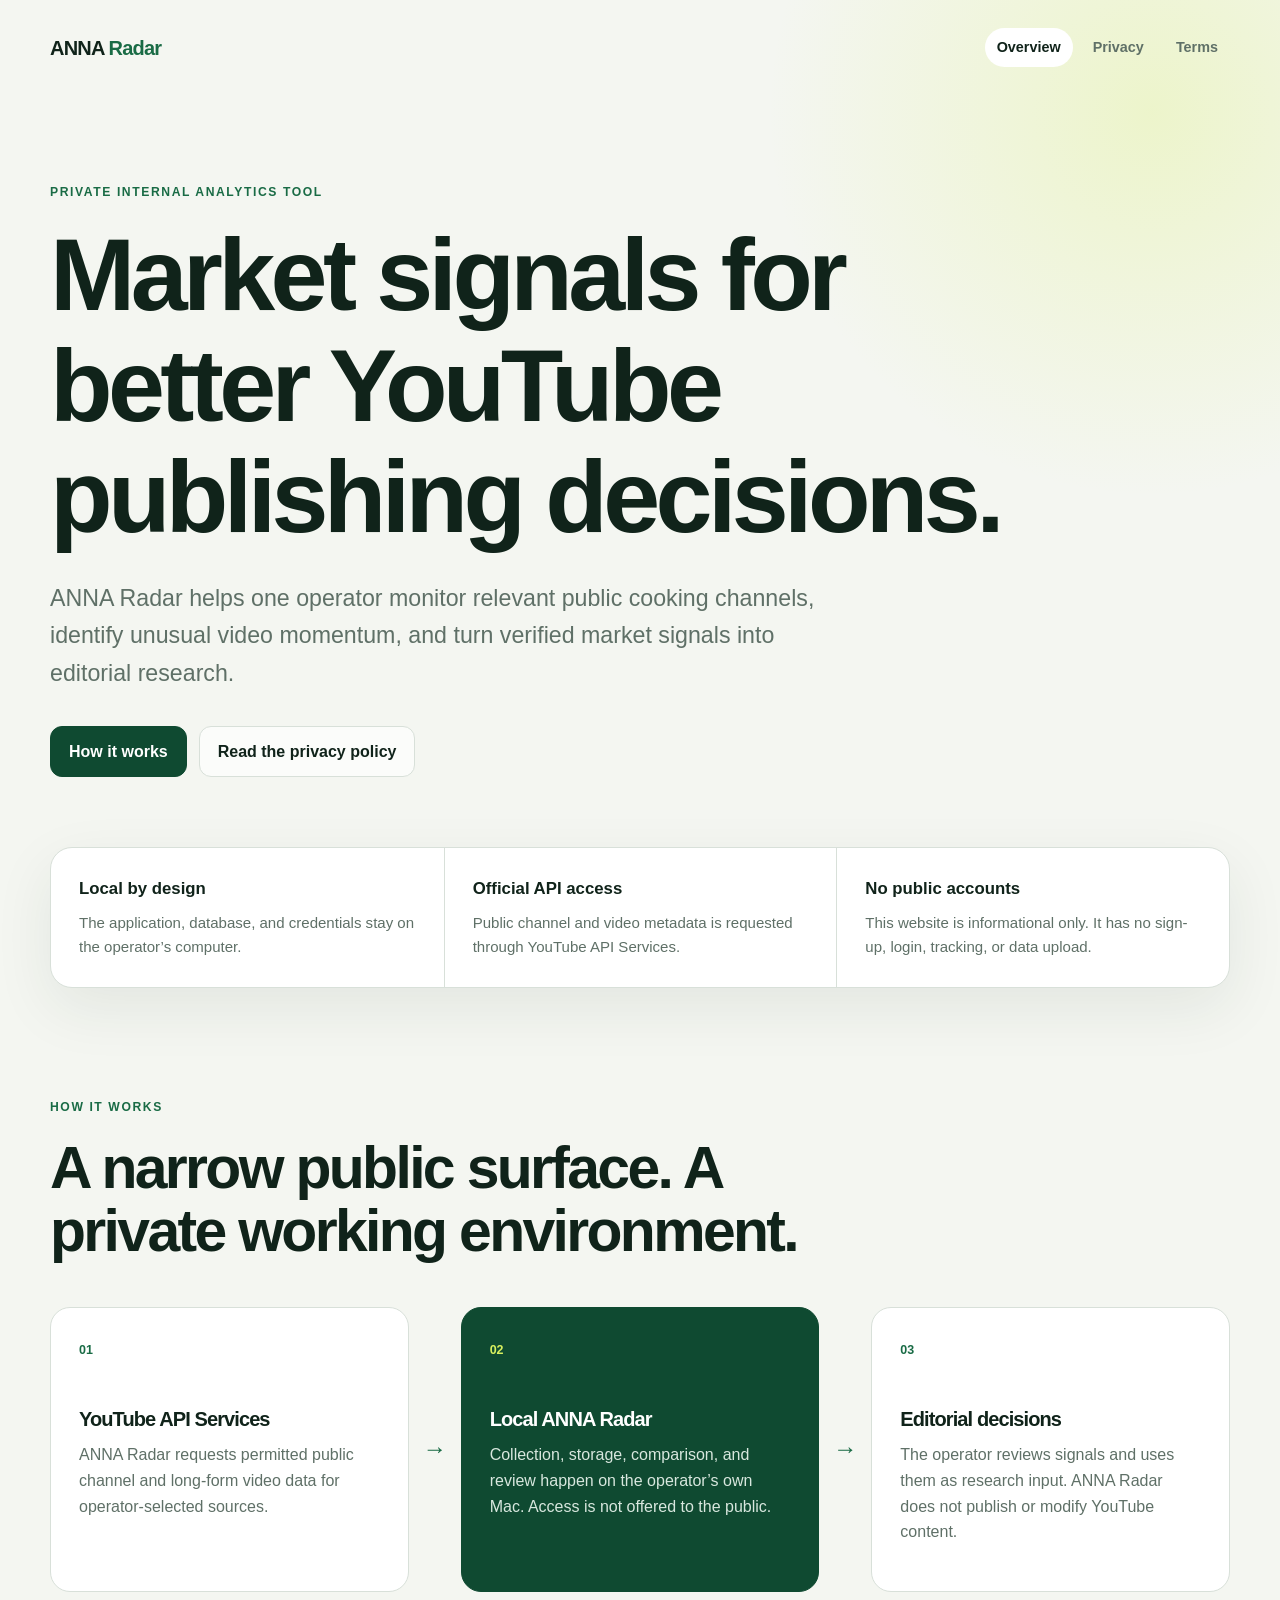
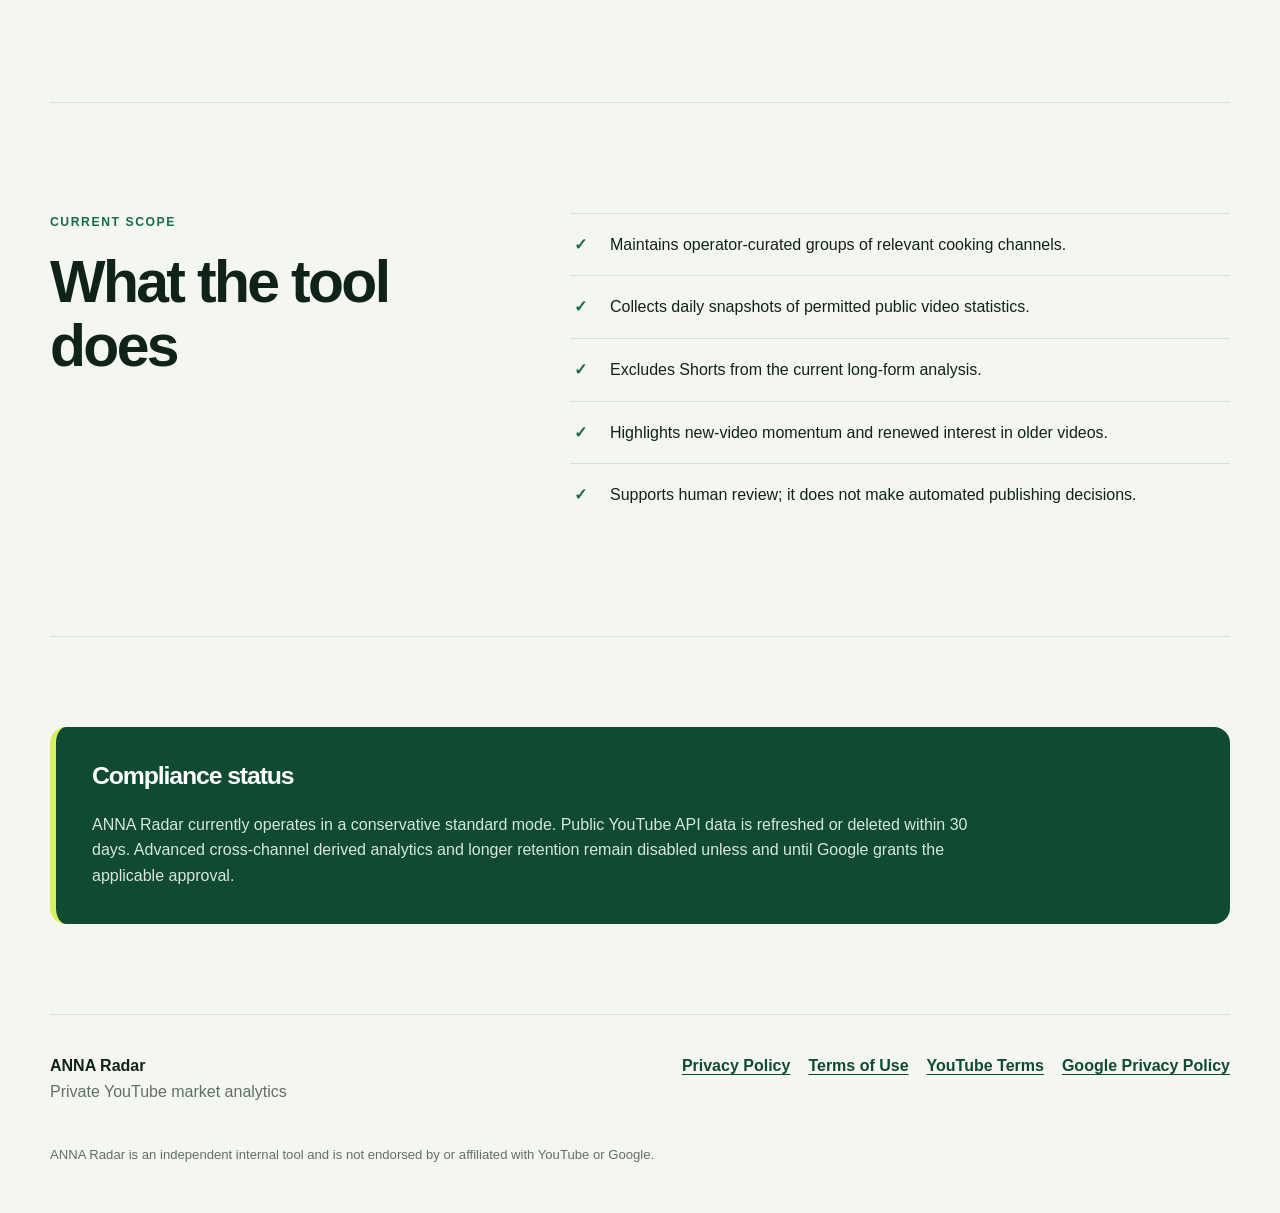
<file: index.html>
<!doctype html>
<html lang="en">
<head>
  <meta charset="utf-8">
  <meta name="viewport" content="width=device-width, initial-scale=1">
  <meta name="description" content="ANNA Radar is a private, locally operated YouTube market analytics and decision-support tool.">
  <title>ANNA Radar — YouTube Market Analytics</title>
  <link rel="stylesheet" href="styles.css">
</head>
<body>
  <header class="site-header">
    <a class="brand" href="index.html" aria-label="ANNA Radar home">ANNA <span>Radar</span></a>
    <nav aria-label="Main navigation">
      <a aria-current="page" href="index.html">Overview</a>
      <a href="privacy.html">Privacy</a>
      <a href="terms.html">Terms</a>
    </nav>
  </header>

  <main>
    <section class="hero">
      <div class="eyebrow">Private internal analytics tool</div>
      <h1>Market signals for better YouTube publishing decisions.</h1>
      <p class="lede">ANNA Radar helps one operator monitor relevant public cooking channels, identify unusual video momentum, and turn verified market signals into editorial research.</p>
      <div class="hero-actions">
        <a class="button primary" href="#how-it-works">How it works</a>
        <a class="button secondary" href="privacy.html">Read the privacy policy</a>
      </div>
    </section>

    <section class="facts" aria-label="Key facts">
      <article><strong>Local by design</strong><span>The application, database, and credentials stay on the operator’s computer.</span></article>
      <article><strong>Official API access</strong><span>Public channel and video metadata is requested through YouTube API Services.</span></article>
      <article><strong>No public accounts</strong><span>This website is informational only. It has no sign-up, login, tracking, or data upload.</span></article>
    </section>

    <section class="section" id="how-it-works">
      <div class="section-heading">
        <div class="eyebrow">How it works</div>
        <h2>A narrow public surface. A private working environment.</h2>
      </div>
      <div class="flow" aria-label="Data flow">
        <article class="flow-card">
          <span class="step">01</span>
          <h3>YouTube API Services</h3>
          <p>ANNA Radar requests permitted public channel and long-form video data for operator-selected sources.</p>
        </article>
        <div class="flow-arrow" aria-hidden="true">→</div>
        <article class="flow-card accent">
          <span class="step">02</span>
          <h3>Local ANNA Radar</h3>
          <p>Collection, storage, comparison, and review happen on the operator’s own Mac. Access is not offered to the public.</p>
        </article>
        <div class="flow-arrow" aria-hidden="true">→</div>
        <article class="flow-card">
          <span class="step">03</span>
          <h3>Editorial decisions</h3>
          <p>The operator reviews signals and uses them as research input. ANNA Radar does not publish or modify YouTube content.</p>
        </article>
      </div>
    </section>

    <section class="section split">
      <div>
        <div class="eyebrow">Current scope</div>
        <h2>What the tool does</h2>
      </div>
      <ul class="check-list">
        <li>Maintains operator-curated groups of relevant cooking channels.</li>
        <li>Collects daily snapshots of permitted public video statistics.</li>
        <li>Excludes Shorts from the current long-form analysis.</li>
        <li>Highlights new-video momentum and renewed interest in older videos.</li>
        <li>Supports human review; it does not make automated publishing decisions.</li>
      </ul>
    </section>

    <section class="notice">
      <h2>Compliance status</h2>
      <p>ANNA Radar currently operates in a conservative standard mode. Public YouTube API data is refreshed or deleted within 30 days. Advanced cross-channel derived analytics and longer retention remain disabled unless and until Google grants the applicable approval.</p>
    </section>
  </main>

  <footer>
    <div><strong>ANNA Radar</strong><br><span>Private YouTube market analytics</span></div>
    <div class="footer-links">
      <a href="privacy.html">Privacy Policy</a>
      <a href="terms.html">Terms of Use</a>
      <a href="https://www.youtube.com/t/terms" rel="noopener noreferrer">YouTube Terms</a>
      <a href="https://policies.google.com/privacy" rel="noopener noreferrer">Google Privacy Policy</a>
    </div>
    <p class="fine-print">ANNA Radar is an independent internal tool and is not endorsed by or affiliated with YouTube or Google.</p>
  </footer>
</body>
</html>
</file>
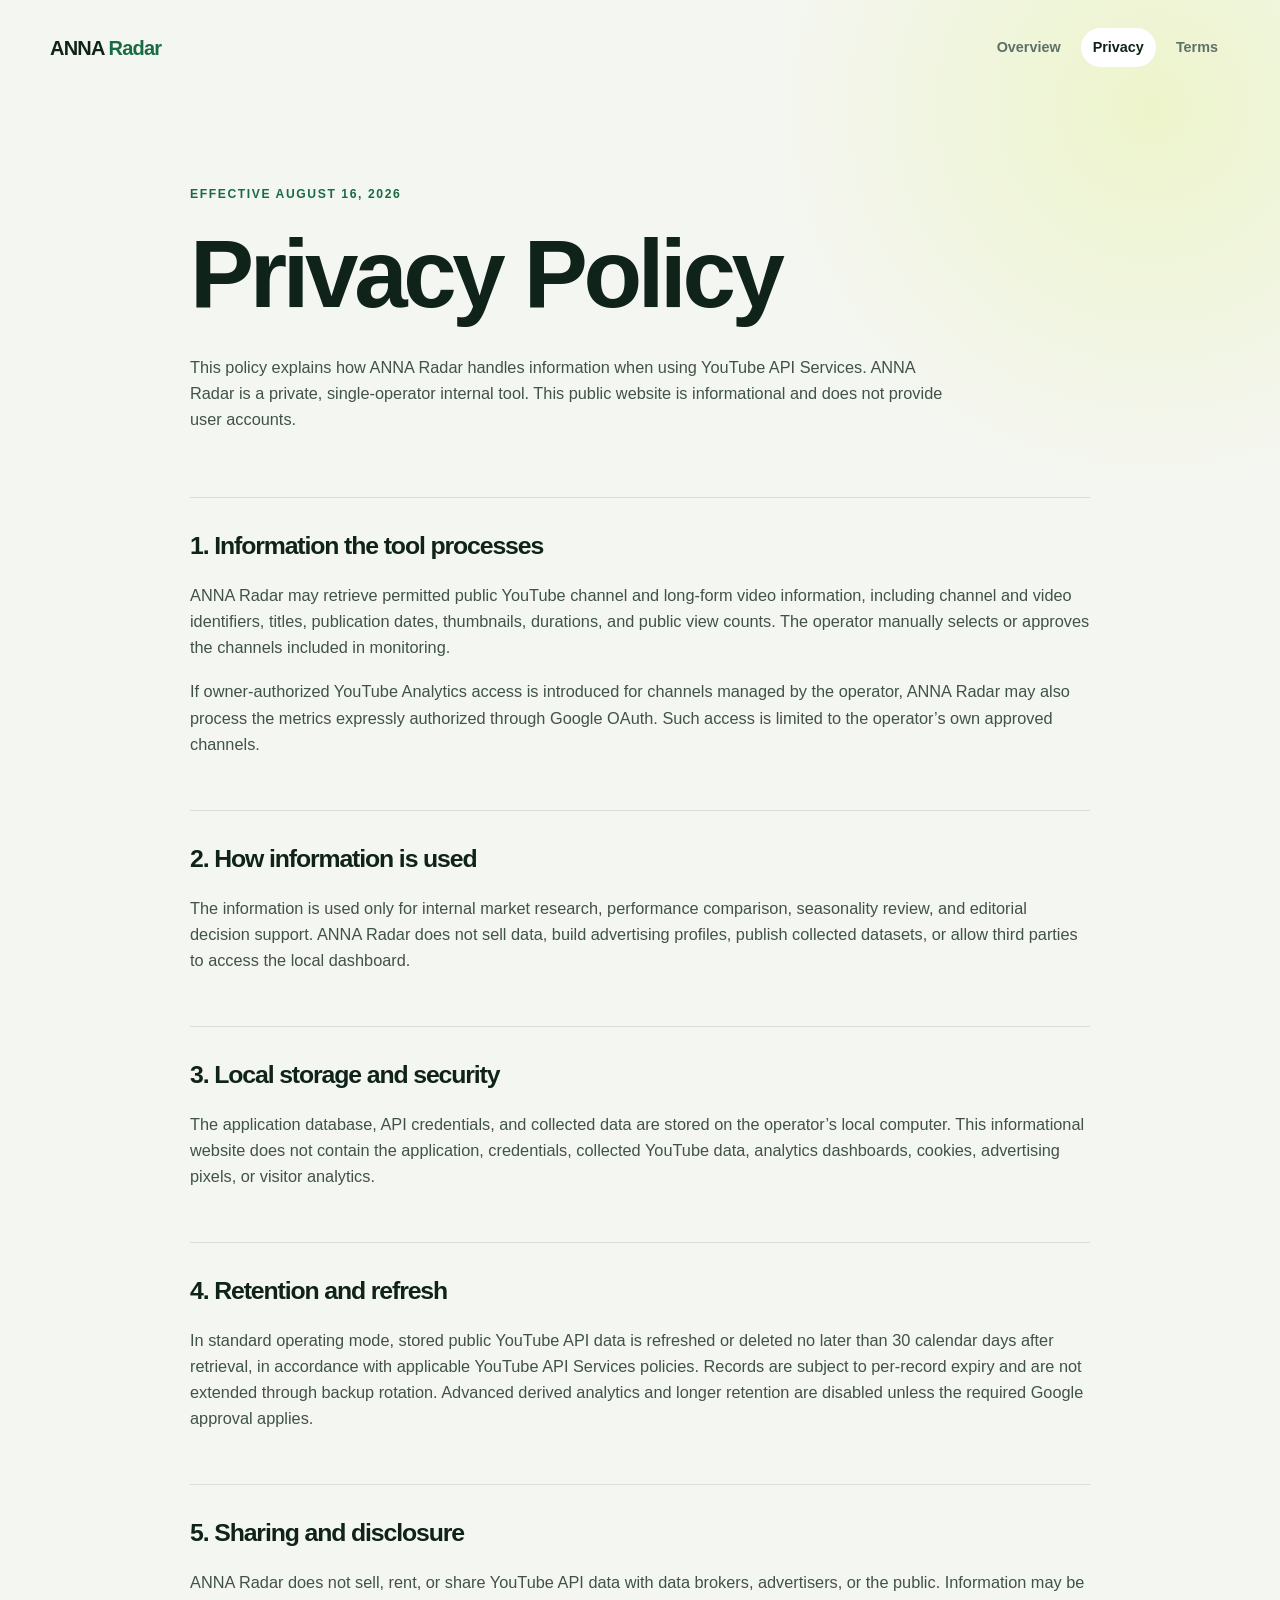
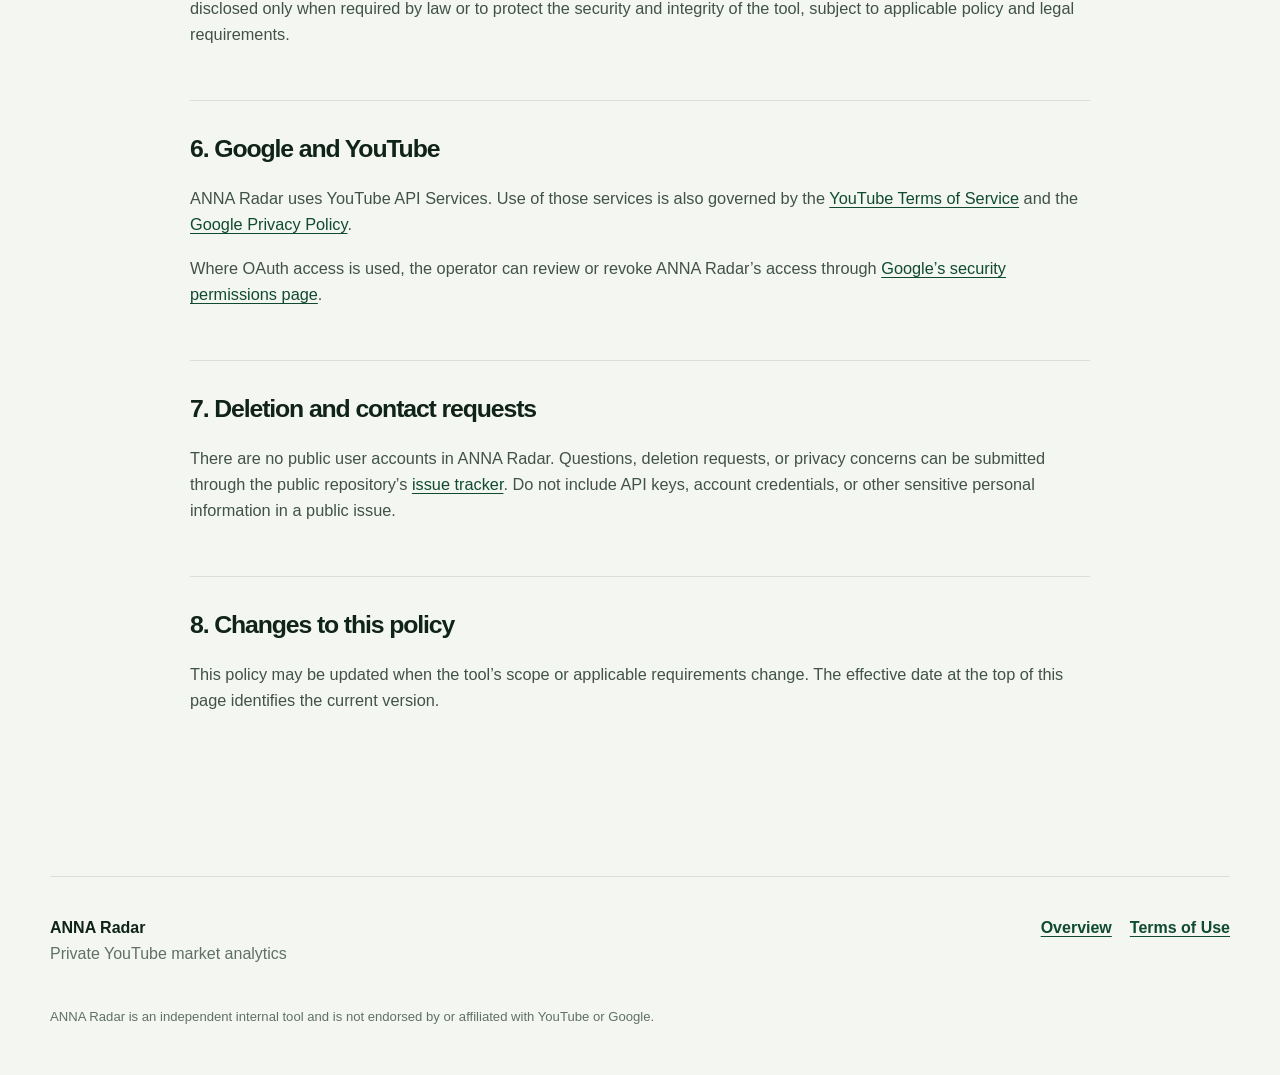
<file: privacy.html>
<!doctype html>
<html lang="en">
<head>
  <meta charset="utf-8">
  <meta name="viewport" content="width=device-width, initial-scale=1">
  <meta name="description" content="Privacy Policy for ANNA Radar.">
  <title>Privacy Policy — ANNA Radar</title>
  <link rel="stylesheet" href="styles.css">
</head>
<body>
  <header class="site-header">
    <a class="brand" href="index.html" aria-label="ANNA Radar home">ANNA <span>Radar</span></a>
    <nav aria-label="Main navigation">
      <a href="index.html">Overview</a>
      <a aria-current="page" href="privacy.html">Privacy</a>
      <a href="terms.html">Terms</a>
    </nav>
  </header>

  <main class="policy">
    <div class="eyebrow">Effective August 16, 2026</div>
    <h1>Privacy Policy</h1>
    <p class="lede">This policy explains how ANNA Radar handles information when using YouTube API Services. ANNA Radar is a private, single-operator internal tool. This public website is informational and does not provide user accounts.</p>

    <section>
      <h2>1. Information the tool processes</h2>
      <p>ANNA Radar may retrieve permitted public YouTube channel and long-form video information, including channel and video identifiers, titles, publication dates, thumbnails, durations, and public view counts. The operator manually selects or approves the channels included in monitoring.</p>
      <p>If owner-authorized YouTube Analytics access is introduced for channels managed by the operator, ANNA Radar may also process the metrics expressly authorized through Google OAuth. Such access is limited to the operator’s own approved channels.</p>
    </section>

    <section>
      <h2>2. How information is used</h2>
      <p>The information is used only for internal market research, performance comparison, seasonality review, and editorial decision support. ANNA Radar does not sell data, build advertising profiles, publish collected datasets, or allow third parties to access the local dashboard.</p>
    </section>

    <section>
      <h2>3. Local storage and security</h2>
      <p>The application database, API credentials, and collected data are stored on the operator’s local computer. This informational website does not contain the application, credentials, collected YouTube data, analytics dashboards, cookies, advertising pixels, or visitor analytics.</p>
    </section>

    <section>
      <h2>4. Retention and refresh</h2>
      <p>In standard operating mode, stored public YouTube API data is refreshed or deleted no later than 30 calendar days after retrieval, in accordance with applicable YouTube API Services policies. Records are subject to per-record expiry and are not extended through backup rotation. Advanced derived analytics and longer retention are disabled unless the required Google approval applies.</p>
    </section>

    <section>
      <h2>5. Sharing and disclosure</h2>
      <p>ANNA Radar does not sell, rent, or share YouTube API data with data brokers, advertisers, or the public. Information may be disclosed only when required by law or to protect the security and integrity of the tool, subject to applicable policy and legal requirements.</p>
    </section>

    <section>
      <h2>6. Google and YouTube</h2>
      <p>ANNA Radar uses YouTube API Services. Use of those services is also governed by the <a href="https://www.youtube.com/t/terms" rel="noopener noreferrer">YouTube Terms of Service</a> and the <a href="https://policies.google.com/privacy" rel="noopener noreferrer">Google Privacy Policy</a>.</p>
      <p>Where OAuth access is used, the operator can review or revoke ANNA Radar’s access through <a href="https://security.google.com/settings/security/permissions" rel="noopener noreferrer">Google’s security permissions page</a>.</p>
    </section>

    <section>
      <h2>7. Deletion and contact requests</h2>
      <p>There are no public user accounts in ANNA Radar. Questions, deletion requests, or privacy concerns can be submitted through the public repository’s <a href="https://github.com/denislizunov/anna-radar-info/issues" rel="noopener noreferrer">issue tracker</a>. Do not include API keys, account credentials, or other sensitive personal information in a public issue.</p>
    </section>

    <section>
      <h2>8. Changes to this policy</h2>
      <p>This policy may be updated when the tool’s scope or applicable requirements change. The effective date at the top of this page identifies the current version.</p>
    </section>
  </main>

  <footer>
    <div><strong>ANNA Radar</strong><br><span>Private YouTube market analytics</span></div>
    <div class="footer-links"><a href="index.html">Overview</a><a href="terms.html">Terms of Use</a></div>
    <p class="fine-print">ANNA Radar is an independent internal tool and is not endorsed by or affiliated with YouTube or Google.</p>
  </footer>
</body>
</html>
</file>
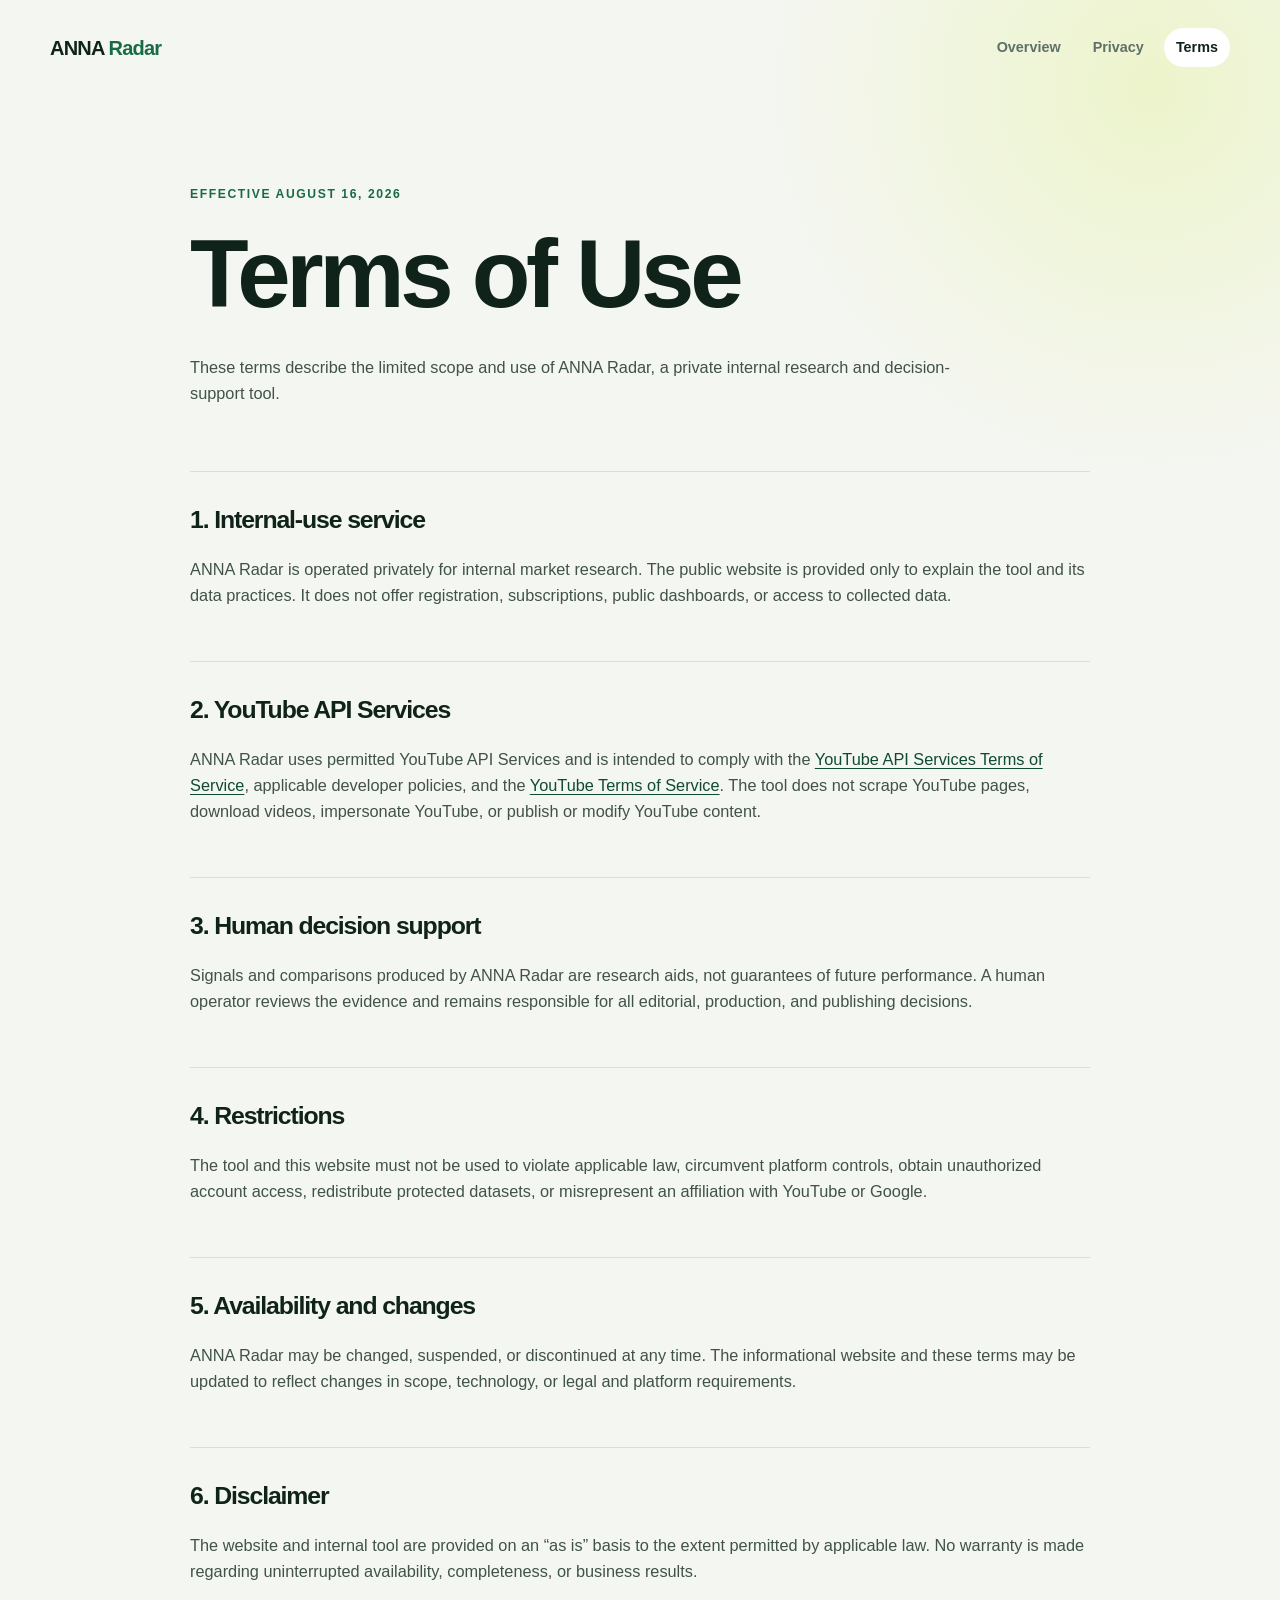
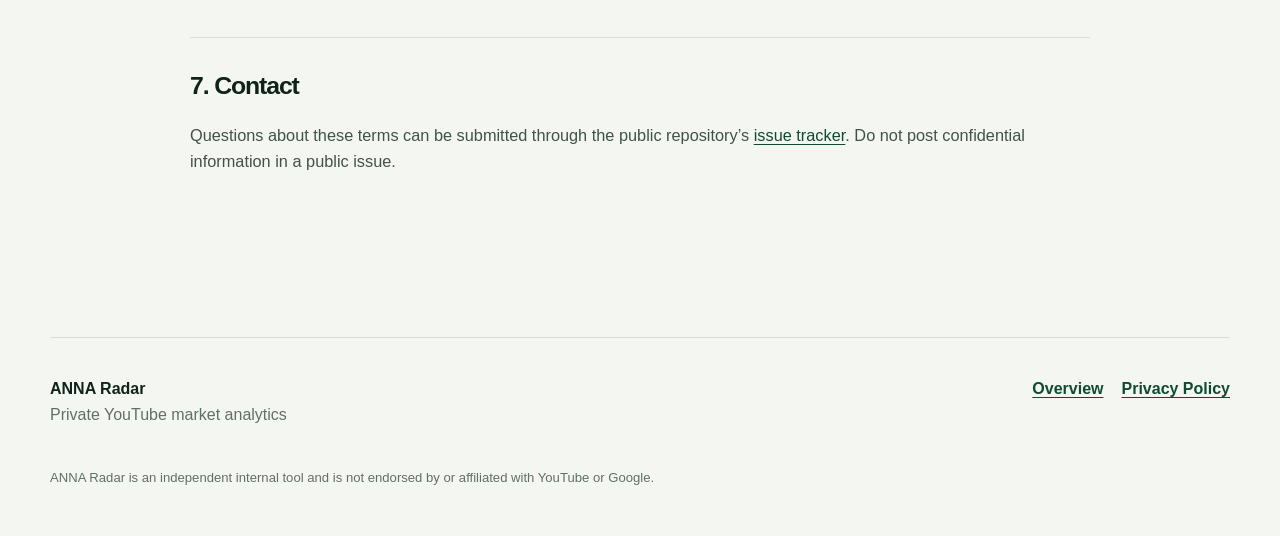
<file: terms.html>
<!doctype html>
<html lang="en">
<head>
  <meta charset="utf-8">
  <meta name="viewport" content="width=device-width, initial-scale=1">
  <meta name="description" content="Terms of Use for ANNA Radar.">
  <title>Terms of Use — ANNA Radar</title>
  <link rel="stylesheet" href="styles.css">
</head>
<body>
  <header class="site-header">
    <a class="brand" href="index.html" aria-label="ANNA Radar home">ANNA <span>Radar</span></a>
    <nav aria-label="Main navigation">
      <a href="index.html">Overview</a>
      <a href="privacy.html">Privacy</a>
      <a aria-current="page" href="terms.html">Terms</a>
    </nav>
  </header>

  <main class="policy">
    <div class="eyebrow">Effective August 16, 2026</div>
    <h1>Terms of Use</h1>
    <p class="lede">These terms describe the limited scope and use of ANNA Radar, a private internal research and decision-support tool.</p>

    <section>
      <h2>1. Internal-use service</h2>
      <p>ANNA Radar is operated privately for internal market research. The public website is provided only to explain the tool and its data practices. It does not offer registration, subscriptions, public dashboards, or access to collected data.</p>
    </section>

    <section>
      <h2>2. YouTube API Services</h2>
      <p>ANNA Radar uses permitted YouTube API Services and is intended to comply with the <a href="https://developers.google.com/youtube/terms/api-services-terms-of-service" rel="noopener noreferrer">YouTube API Services Terms of Service</a>, applicable developer policies, and the <a href="https://www.youtube.com/t/terms" rel="noopener noreferrer">YouTube Terms of Service</a>. The tool does not scrape YouTube pages, download videos, impersonate YouTube, or publish or modify YouTube content.</p>
    </section>

    <section>
      <h2>3. Human decision support</h2>
      <p>Signals and comparisons produced by ANNA Radar are research aids, not guarantees of future performance. A human operator reviews the evidence and remains responsible for all editorial, production, and publishing decisions.</p>
    </section>

    <section>
      <h2>4. Restrictions</h2>
      <p>The tool and this website must not be used to violate applicable law, circumvent platform controls, obtain unauthorized account access, redistribute protected datasets, or misrepresent an affiliation with YouTube or Google.</p>
    </section>

    <section>
      <h2>5. Availability and changes</h2>
      <p>ANNA Radar may be changed, suspended, or discontinued at any time. The informational website and these terms may be updated to reflect changes in scope, technology, or legal and platform requirements.</p>
    </section>

    <section>
      <h2>6. Disclaimer</h2>
      <p>The website and internal tool are provided on an “as is” basis to the extent permitted by applicable law. No warranty is made regarding uninterrupted availability, completeness, or business results.</p>
    </section>

    <section>
      <h2>7. Contact</h2>
      <p>Questions about these terms can be submitted through the public repository’s <a href="https://github.com/denislizunov/anna-radar-info/issues" rel="noopener noreferrer">issue tracker</a>. Do not post confidential information in a public issue.</p>
    </section>
  </main>

  <footer>
    <div><strong>ANNA Radar</strong><br><span>Private YouTube market analytics</span></div>
    <div class="footer-links"><a href="index.html">Overview</a><a href="privacy.html">Privacy Policy</a></div>
    <p class="fine-print">ANNA Radar is an independent internal tool and is not endorsed by or affiliated with YouTube or Google.</p>
  </footer>
</body>
</html>
</file>
<file: styles.css>
:root {
  --ink: #10231a;
  --muted: #5f7067;
  --paper: #f4f6f1;
  --card: #ffffff;
  --line: #d8e0d9;
  --green: #196b45;
  --green-dark: #0f4a31;
  --lime: #d8f05f;
  --soft: #e9f1eb;
  --shadow: 0 20px 60px rgba(20, 56, 38, 0.08);
}

* { box-sizing: border-box; }
html { scroll-behavior: smooth; }
body {
  margin: 0;
  color: var(--ink);
  background:
    radial-gradient(circle at 90% 4%, rgba(216, 240, 95, 0.26), transparent 24rem),
    var(--paper);
  font-family: Inter, ui-sans-serif, -apple-system, BlinkMacSystemFont, "Segoe UI", sans-serif;
  line-height: 1.6;
}

a { color: var(--green-dark); text-underline-offset: 0.2em; }
a:hover { color: var(--green); }

.site-header,
main,
footer {
  width: min(1180px, calc(100% - 40px));
  margin-inline: auto;
}

.site-header {
  display: flex;
  justify-content: space-between;
  align-items: center;
  padding: 28px 0;
}

.brand {
  color: var(--ink);
  font-size: 1.25rem;
  font-weight: 900;
  letter-spacing: -0.04em;
  text-decoration: none;
}
.brand span { color: var(--green); font-weight: 650; }

nav { display: flex; gap: 8px; }
nav a {
  padding: 8px 12px;
  border-radius: 999px;
  color: var(--muted);
  font-size: 0.9rem;
  font-weight: 700;
  text-decoration: none;
}
nav a[aria-current="page"], nav a:hover { color: var(--ink); background: var(--card); }

.hero { padding: 88px 0 70px; max-width: 960px; }
.eyebrow {
  margin-bottom: 18px;
  color: var(--green);
  font-size: 0.76rem;
  font-weight: 850;
  letter-spacing: 0.13em;
  text-transform: uppercase;
}
h1, h2, h3 { margin-top: 0; line-height: 1.08; letter-spacing: -0.045em; }
h1 { margin-bottom: 28px; font-size: clamp(3.2rem, 8vw, 6.8rem); }
h2 { margin-bottom: 22px; font-size: clamp(2rem, 4.6vw, 3.7rem); }
h3 { margin-bottom: 12px; font-size: 1.25rem; }
p { margin: 0 0 18px; }
.lede { max-width: 770px; color: var(--muted); font-size: clamp(1.12rem, 2.2vw, 1.45rem); }
.hero-actions { display: flex; flex-wrap: wrap; gap: 12px; margin-top: 34px; }
.button {
  display: inline-flex;
  align-items: center;
  justify-content: center;
  min-height: 48px;
  padding: 12px 18px;
  border: 1px solid var(--line);
  border-radius: 12px;
  font-weight: 800;
  text-decoration: none;
}
.button.primary { border-color: var(--green-dark); color: white; background: var(--green-dark); }
.button.secondary { color: var(--ink); background: rgba(255,255,255,0.65); }

.facts {
  display: grid;
  grid-template-columns: repeat(3, 1fr);
  overflow: hidden;
  border: 1px solid var(--line);
  border-radius: 22px;
  background: var(--card);
  box-shadow: var(--shadow);
}
.facts article { padding: 28px; }
.facts article + article { border-left: 1px solid var(--line); }
.facts strong, .facts span { display: block; }
.facts strong { margin-bottom: 8px; font-size: 1.05rem; }
.facts span { color: var(--muted); font-size: 0.94rem; }

.section { padding: 110px 0; border-bottom: 1px solid var(--line); }
.section-heading { max-width: 750px; }
.flow { display: grid; grid-template-columns: 1fr auto 1fr auto 1fr; align-items: stretch; gap: 14px; margin-top: 44px; }
.flow-card { min-height: 250px; padding: 28px; border: 1px solid var(--line); border-radius: 20px; background: var(--card); }
.flow-card.accent { color: white; border-color: var(--green-dark); background: var(--green-dark); }
.flow-card p { color: var(--muted); }
.flow-card.accent p { color: #d8e7de; }
.step { display: inline-block; margin-bottom: 48px; color: var(--green); font-size: 0.78rem; font-weight: 900; }
.accent .step { color: var(--lime); }
.flow-arrow { align-self: center; color: var(--green); font-size: 1.5rem; font-weight: 800; }

.split { display: grid; grid-template-columns: 0.8fr 1.2fr; gap: 80px; }
.check-list { padding: 0; margin: 0; list-style: none; }
.check-list li { position: relative; padding: 18px 0 18px 40px; border-top: 1px solid var(--line); }
.check-list li::before { content: "✓"; position: absolute; left: 4px; color: var(--green); font-weight: 900; }

.notice { margin: 90px 0; padding: 36px; border-left: 6px solid var(--lime); border-radius: 16px; background: var(--green-dark); color: white; }
.notice h2 { font-size: 1.55rem; }
.notice p { max-width: 900px; margin-bottom: 0; color: #d8e7de; }

.policy { max-width: 900px; padding: 90px 0 110px; }
.policy h1 { font-size: clamp(3rem, 8vw, 6rem); }
.policy > section { padding: 35px 0; border-top: 1px solid var(--line); }
.policy > section:first-of-type { margin-top: 65px; }
.policy h2 { font-size: 1.55rem; }
.policy p { color: #405249; font-size: 1.02rem; }

footer { display: grid; grid-template-columns: 1fr auto; gap: 24px; padding: 38px 0 48px; border-top: 1px solid var(--line); color: var(--muted); }
footer strong { color: var(--ink); }
.footer-links { display: flex; flex-wrap: wrap; gap: 18px; }
.footer-links a { font-weight: 700; }
.fine-print { grid-column: 1 / -1; margin: 16px 0 0; font-size: 0.82rem; }

@media (max-width: 800px) {
  .site-header { align-items: flex-start; gap: 18px; }
  nav { flex-wrap: wrap; justify-content: flex-end; }
  .hero { padding-top: 60px; }
  .facts { grid-template-columns: 1fr; }
  .facts article + article { border-left: 0; border-top: 1px solid var(--line); }
  .flow { grid-template-columns: 1fr; }
  .flow-arrow { transform: rotate(90deg); justify-self: center; }
  .split { grid-template-columns: 1fr; gap: 32px; }
  footer { grid-template-columns: 1fr; }
  .fine-print { grid-column: 1; }
}

@media (max-width: 520px) {
  .site-header, main, footer { width: min(100% - 24px, 1180px); }
  .site-header { display: block; }
  nav { justify-content: flex-start; margin-top: 16px; }
  nav a { padding-inline: 10px; }
  h1 { font-size: 3.1rem; }
  .section { padding: 75px 0; }
  .notice { padding: 26px; }
}

@media (prefers-reduced-motion: reduce) { html { scroll-behavior: auto; } }
</file>
